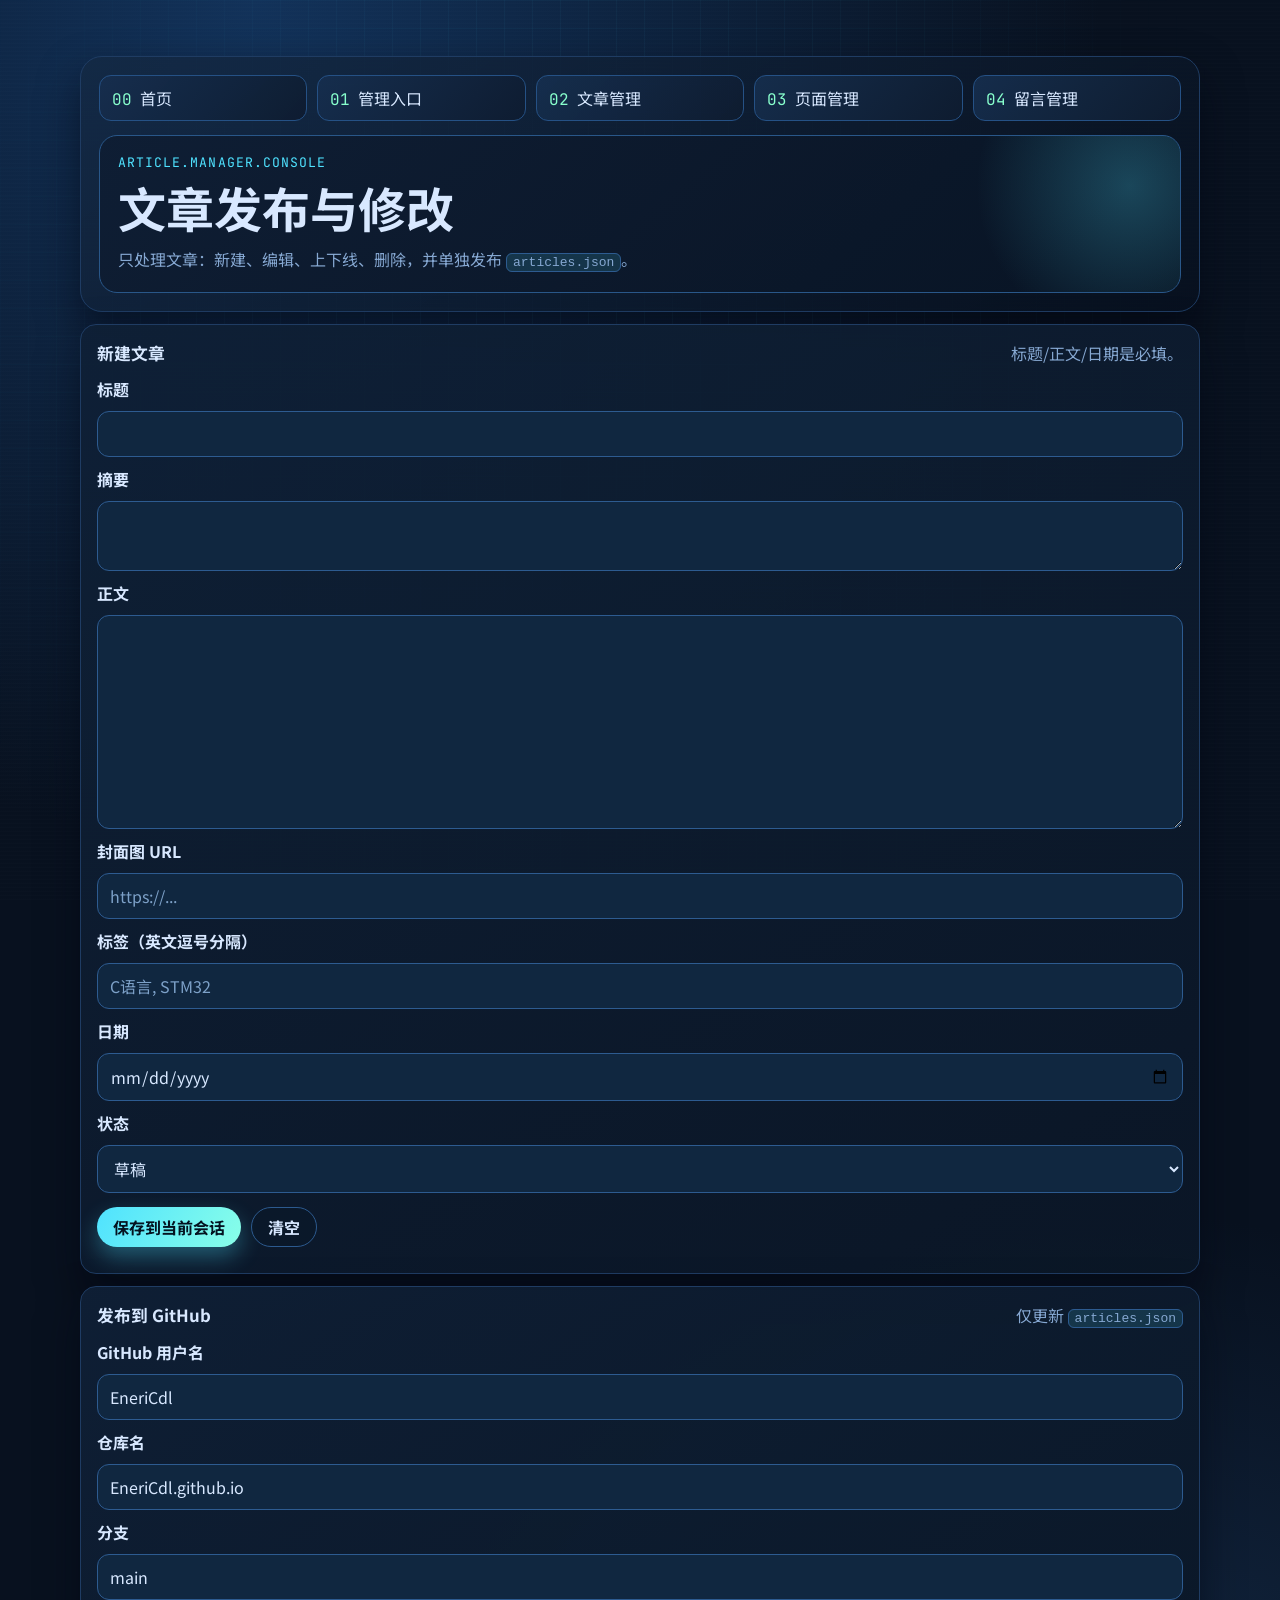
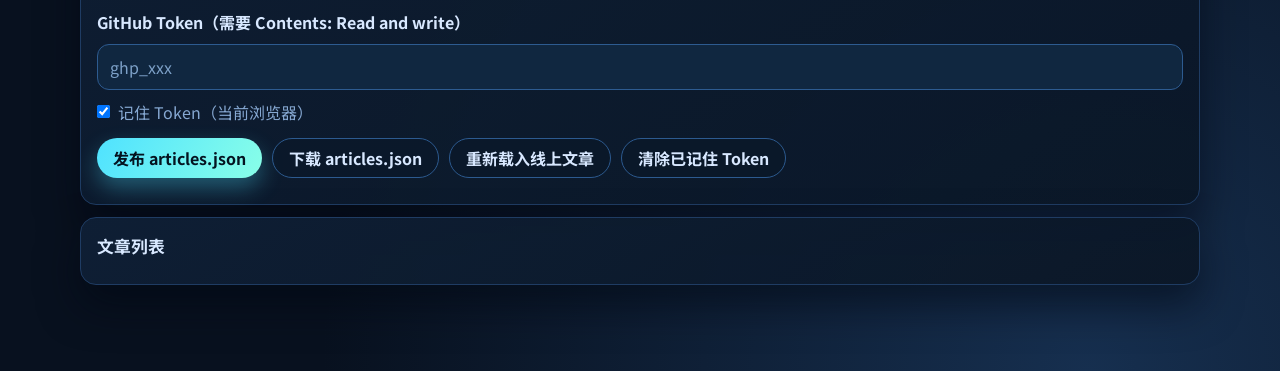
<file: article-admin.html>
﻿<!doctype html>
<html lang="zh-CN">
<head>
  <meta charset="UTF-8" />
  <meta name="viewport" content="width=device-width, initial-scale=1.0" />
  <title>Lab 705 · 文章管理</title>
  <link rel="preconnect" href="https://fonts.googleapis.com">
  <link rel="preconnect" href="https://fonts.gstatic.com" crossorigin>
  <link href="https://fonts.googleapis.com/css2?family=Space+Grotesk:wght@400;500;700&family=JetBrains+Mono:wght@400;600&family=Noto+Sans+SC:wght@400;500;700&display=swap" rel="stylesheet">
  <link rel="stylesheet" href="./admin-console.css" />
</head>
<body>
  <div class="circuit-overlay" aria-hidden="true"></div>
  <div class="noise-overlay" aria-hidden="true"></div>

  <main class="page">
    <section id="app">
      <section class="hero-shell">
        <nav class="bus-nav" aria-label="管理导航">
          <a class="bus-item" href="./index.html"><span>00</span> 首页</a>
          <a class="bus-item" href="./lab-705.html"><span>01</span> 管理入口</a>
          <a class="bus-item" href="./article-admin.html?v=20260324d"><span>02</span> 文章管理</a>
          <a class="bus-item" href="./page-admin.html?v=20260324d"><span>03</span> 页面管理</a>
          <a class="bus-item" href="./guestbook-admin.html?v=20260324c"><span>04</span> 留言管理</a>
        </nav>
        <div class="hero-core">
          <p class="chip-mark">ARTICLE.MANAGER.CONSOLE</p>
          <h1>文章发布与修改</h1>
          <p class="lead">只处理文章：新建、编辑、上下线、删除，并单独发布 <code>articles.json</code>。</p>
        </div>
      </section>

      <section class="panel">
        <div class="panel-head">
          <h2 id="formTitle">新建文章</h2>
          <p class="tip">标题/正文/日期是必填。</p>
        </div>
        <form id="articleForm" class="form-grid">
          <input type="hidden" id="articleId" />

          <label for="title">标题</label>
          <input id="title" required maxlength="100" />

          <label for="summary">摘要</label>
          <textarea id="summary" rows="2" maxlength="240"></textarea>

          <label for="content">正文</label>
          <textarea id="content" rows="8" required></textarea>

          <label for="cover">封面图 URL</label>
          <input id="cover" placeholder="https://..." />

          <label for="tags">标签（英文逗号分隔）</label>
          <input id="tags" placeholder="C语言, STM32" />

          <label for="date">日期</label>
          <input id="date" type="date" required />

          <label for="status">状态</label>
          <select id="status">
            <option value="draft">草稿</option>
            <option value="published">发布</option>
          </select>

          <div class="form-actions">
            <button type="submit" id="saveBtn" class="btn btn-primary">保存到当前会话</button>
            <button type="button" id="resetBtn" class="btn btn-ghost">清空</button>
          </div>
          <p id="formStatus" class="tip"></p>
        </form>
      </section>

      <section class="panel">
        <div class="panel-head">
          <h2>发布到 GitHub</h2>
          <p class="tip">仅更新 <code>articles.json</code></p>
        </div>
        <div class="form-grid">
          <label for="owner">GitHub 用户名</label>
          <input id="owner" value="EneriCdl" />

          <label for="repo">仓库名</label>
          <input id="repo" value="EneriCdl.github.io" />

          <label for="branch">分支</label>
          <input id="branch" value="main" />

          <label for="token">GitHub Token（需要 Contents: Read and write）</label>
          <input id="token" type="password" placeholder="ghp_xxx" />
          <label class="inline-check">
            <input id="rememberToken" type="checkbox" checked />
            <span>记住 Token（当前浏览器）</span>
          </label>

          <div class="form-actions">
            <button type="button" id="publishBtn" class="btn btn-primary">发布 articles.json</button>
            <button type="button" id="downloadBtn" class="btn btn-ghost">下载 articles.json</button>
            <button type="button" id="reloadBtn" class="btn btn-ghost">重新载入线上文章</button>
            <button type="button" id="clearTokenBtn" class="btn btn-ghost">清除已记住 Token</button>
          </div>
          <p id="publishStatus" class="tip"></p>
        </div>
      </section>

      <section class="panel">
        <h2>文章列表</h2>
        <div id="manageList" class="manage-list"></div>
      </section>
    </section>
  </main>

  <script src="./admin-common.js?v=20260324d"></script>
  <script src="./article-admin.js?v=20260324d"></script>
</body>
</html>
</file>
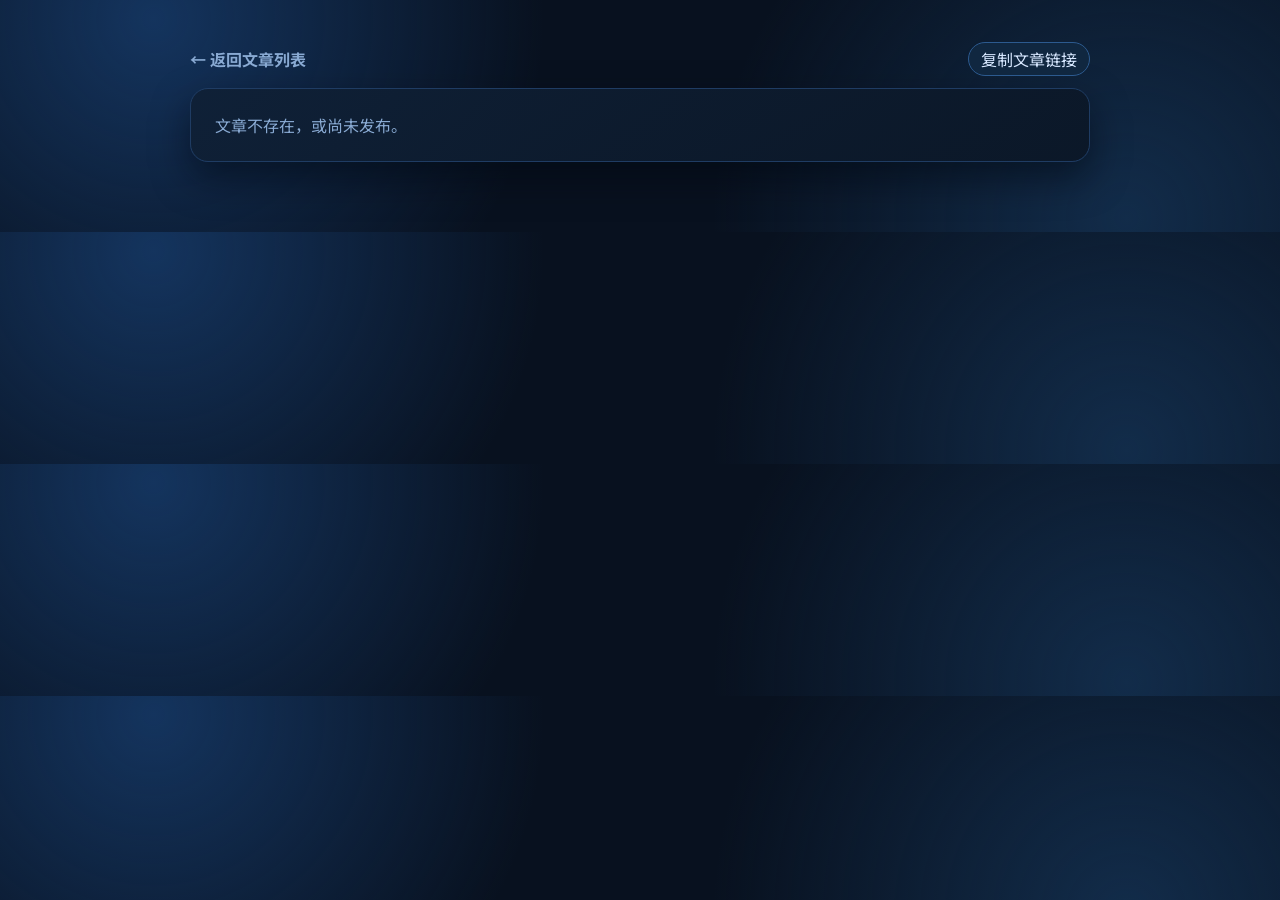
<file: article.html>
﻿<!doctype html>
<html lang="zh-CN">
<head>
  <meta charset="UTF-8" />
  <meta name="viewport" content="width=device-width, initial-scale=1.0" />
  <meta name="description" content="EneriCdl 文章详情页" />
  <meta name="theme-color" content="#08111f" />
  <title>文章详情 · EneriCdl</title>
  <link rel="preconnect" href="https://fonts.googleapis.com">
  <link rel="preconnect" href="https://fonts.gstatic.com" crossorigin>
  <link href="https://fonts.googleapis.com/css2?family=Space+Grotesk:wght@400;500;700&family=JetBrains+Mono:wght@400;600&family=Noto+Sans+SC:wght@400;500;700&display=swap" rel="stylesheet">
  <link rel="stylesheet" href="./article.css" />
</head>
<body>
  <div id="progressBar" class="progress" aria-hidden="true"></div>
  <main class="reader">
    <div class="topbar">
      <a class="back" href="./index.html#articles">← 返回文章列表</a>
      <button id="copyLinkBtn" class="copy-btn" type="button">复制文章链接</button>
    </div>
    <article id="article" class="article">
      <p class="empty">正在加载文章...</p>
    </article>
  </main>

  <script src="./article.js"></script>
</body>
</html>
</file>
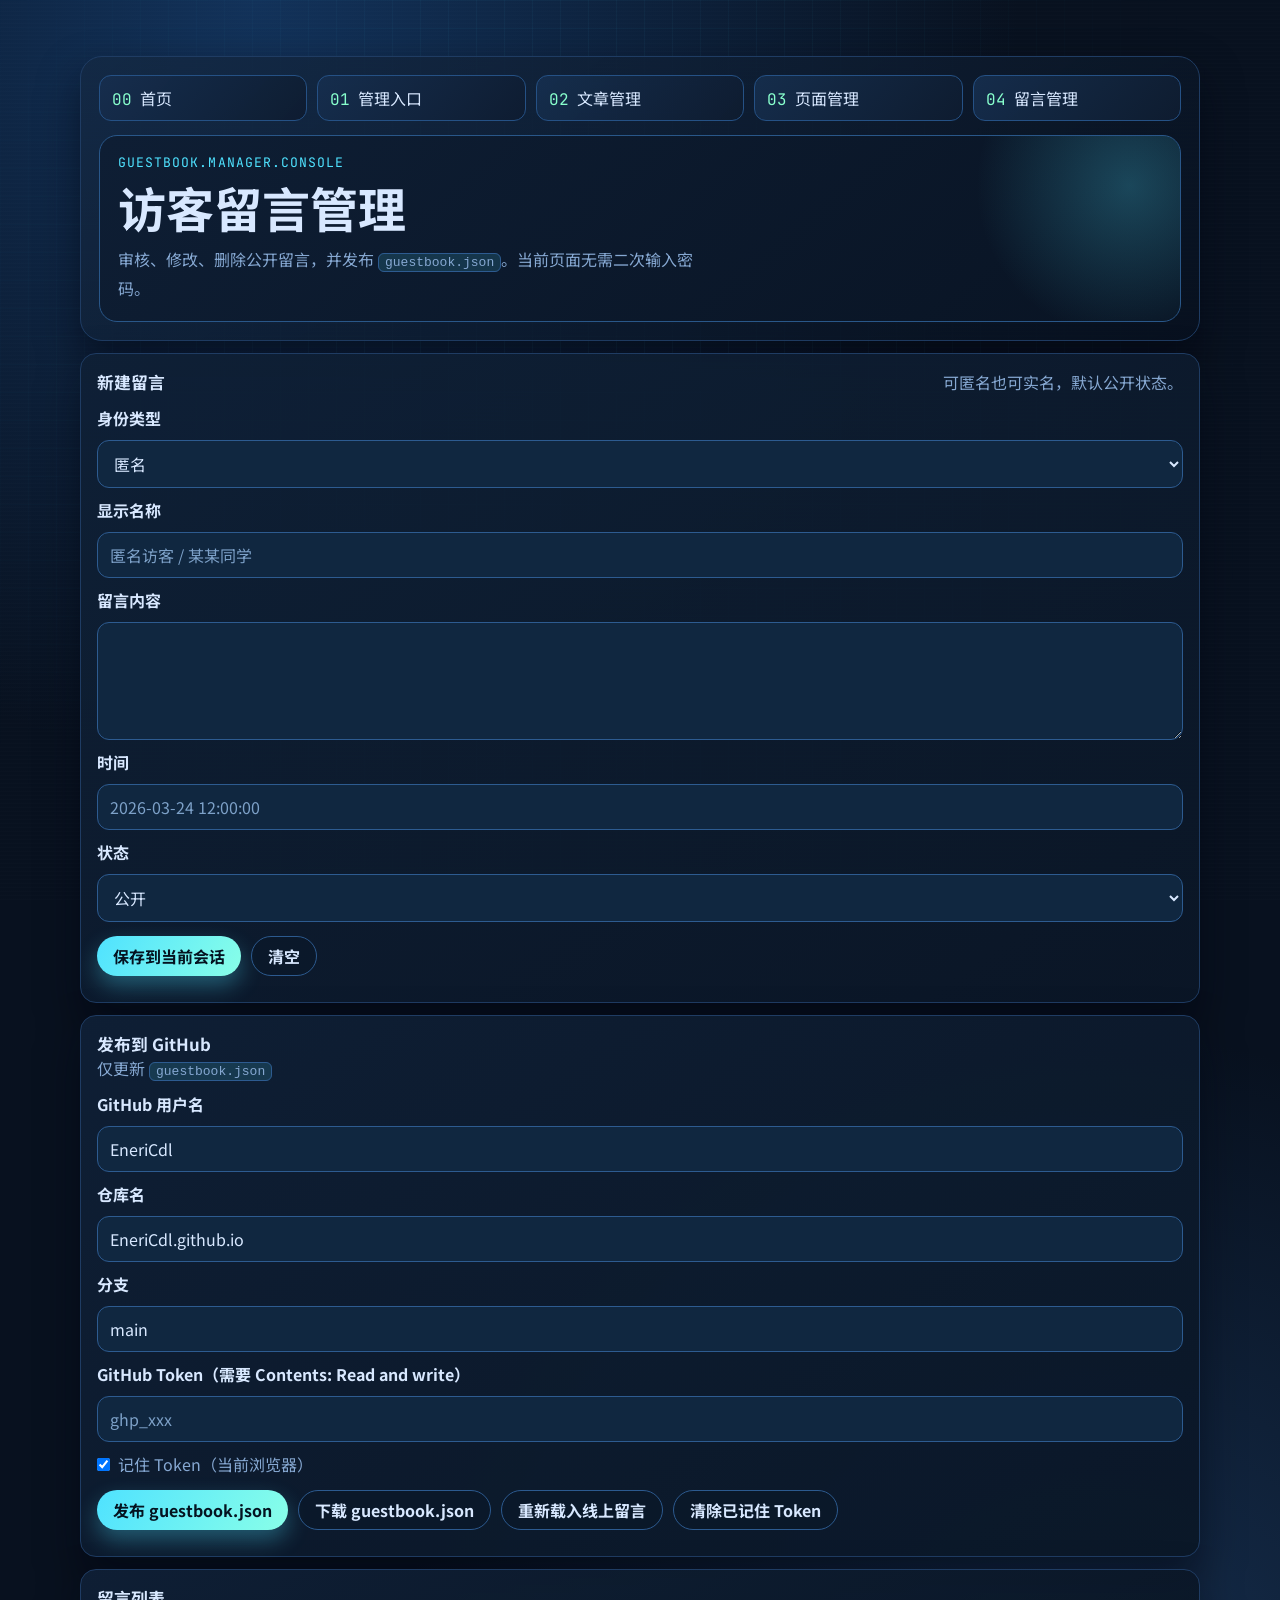
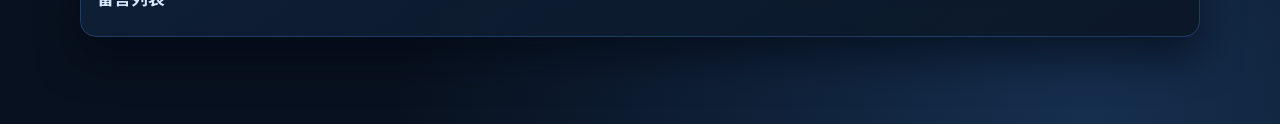
<file: guestbook-admin.html>
﻿<!doctype html>
<html lang="zh-CN">
<head>
  <meta charset="UTF-8" />
  <meta name="viewport" content="width=device-width, initial-scale=1.0" />
  <title>Lab 705 · 留言管理</title>
  <link rel="preconnect" href="https://fonts.googleapis.com">
  <link rel="preconnect" href="https://fonts.gstatic.com" crossorigin>
  <link href="https://fonts.googleapis.com/css2?family=Space+Grotesk:wght@400;500;700&family=JetBrains+Mono:wght@400;600&family=Noto+Sans+SC:wght@400;500;700&display=swap" rel="stylesheet">
  <link rel="stylesheet" href="./admin-console.css" />
</head>
<body>
  <div class="circuit-overlay" aria-hidden="true"></div>
  <div class="noise-overlay" aria-hidden="true"></div>

  <main class="page">
    <section id="app">
      <section class="hero-shell">
        <nav class="bus-nav" aria-label="管理导航">
          <a class="bus-item" href="./index.html"><span>00</span> 首页</a>
          <a class="bus-item" href="./lab-705.html"><span>01</span> 管理入口</a>
          <a class="bus-item" href="./article-admin.html"><span>02</span> 文章管理</a>
          <a class="bus-item" href="./page-admin.html"><span>03</span> 页面管理</a>
          <a class="bus-item" href="./guestbook-admin.html?v=20260324c"><span>04</span> 留言管理</a>
        </nav>
        <div class="hero-core">
          <p class="chip-mark">GUESTBOOK.MANAGER.CONSOLE</p>
          <h1>访客留言管理</h1>
          <p class="lead">审核、修改、删除公开留言，并发布 <code>guestbook.json</code>。当前页面无需二次输入密码。</p>
        </div>
      </section>

      <section class="panel">
        <div class="panel-head">
          <h2 id="formTitle">新建留言</h2>
          <p class="tip">可匿名也可实名，默认公开状态。</p>
        </div>
        <form id="guestForm" class="form-grid">
          <input id="guestId" type="hidden" />

          <label for="guestMode">身份类型</label>
          <select id="guestMode">
            <option value="anonymous">匿名</option>
            <option value="real">实名</option>
          </select>

          <label for="guestName">显示名称</label>
          <input id="guestName" placeholder="匿名访客 / 某某同学" maxlength="40" />

          <label for="guestContent">留言内容</label>
          <textarea id="guestContent" rows="4" maxlength="300"></textarea>

          <label for="guestCreatedAt">时间</label>
          <input id="guestCreatedAt" placeholder="2026-03-24 12:00:00" />

          <label for="guestStatus">状态</label>
          <select id="guestStatus">
            <option value="approved">公开</option>
            <option value="hidden">隐藏</option>
          </select>

          <div class="form-actions">
            <button type="submit" id="saveGuestBtn" class="btn btn-primary">保存到当前会话</button>
            <button type="button" id="resetGuestBtn" class="btn btn-ghost">清空</button>
          </div>
          <p id="formStatus" class="tip"></p>
        </form>
      </section>

      <section class="panel">
        <h2>发布到 GitHub</h2>
        <p class="tip">仅更新 <code>guestbook.json</code></p>
        <div class="form-grid">
          <label for="owner">GitHub 用户名</label>
          <input id="owner" value="EneriCdl" />

          <label for="repo">仓库名</label>
          <input id="repo" value="EneriCdl.github.io" />

          <label for="branch">分支</label>
          <input id="branch" value="main" />

          <label for="token">GitHub Token（需要 Contents: Read and write）</label>
          <input id="token" type="password" placeholder="ghp_xxx" />
          <label class="inline-check">
            <input id="rememberToken" type="checkbox" checked />
            <span>记住 Token（当前浏览器）</span>
          </label>

          <div class="form-actions">
            <button type="button" id="publishBtn" class="btn btn-primary">发布 guestbook.json</button>
            <button type="button" id="downloadBtn" class="btn btn-ghost">下载 guestbook.json</button>
            <button type="button" id="reloadBtn" class="btn btn-ghost">重新载入线上留言</button>
            <button type="button" id="clearTokenBtn" class="btn btn-ghost">清除已记住 Token</button>
          </div>
          <p id="publishStatus" class="tip"></p>
        </div>
      </section>

      <section class="panel">
        <h2>留言列表</h2>
        <div id="manageList" class="manage-list"></div>
      </section>
    </section>
  </main>

  <script src="./admin-common.js?v=20260324c"></script>
  <script src="./guestbook-admin.js?v=20260324c"></script>
</body>
</html>
</file>
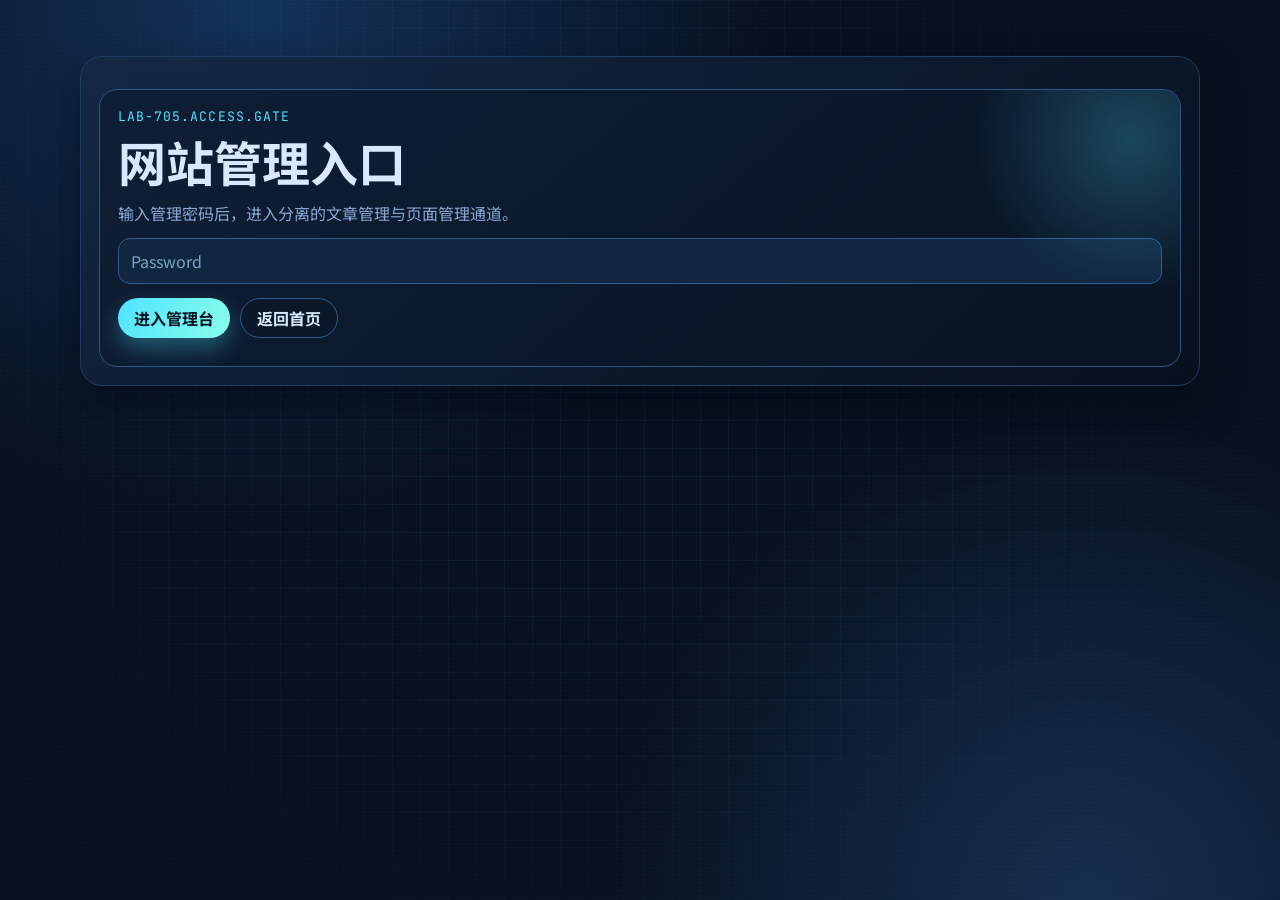
<file: lab-705.html>
﻿<!doctype html>
<html lang="zh-CN">
<head>
  <meta charset="UTF-8" />
  <meta name="viewport" content="width=device-width, initial-scale=1.0" />
  <title>Lab 705 · 管理入口</title>
  <link rel="preconnect" href="https://fonts.googleapis.com">
  <link rel="preconnect" href="https://fonts.gstatic.com" crossorigin>
  <link href="https://fonts.googleapis.com/css2?family=Space+Grotesk:wght@400;500;700&family=JetBrains+Mono:wght@400;600&family=Noto+Sans+SC:wght@400;500;700&display=swap" rel="stylesheet">
  <link rel="stylesheet" href="./admin-console.css" />
</head>
<body>
  <div class="circuit-overlay" aria-hidden="true"></div>
  <div class="noise-overlay" aria-hidden="true"></div>

  <main class="page">
    <section id="gate" class="hero-shell">
      <div class="hero-core">
        <p class="chip-mark">LAB-705.ACCESS.GATE</p>
        <h1>网站管理入口</h1>
        <p class="lead">输入管理密码后，进入分离的文章管理与页面管理通道。</p>
        <div class="form-grid">
          <input id="gatePassword" type="password" placeholder="Password" />
          <div class="form-actions">
            <button id="gateEnter" class="btn btn-primary" type="button" onclick="window.__lab705TryUnlock && window.__lab705TryUnlock()">进入管理台</button>
            <a class="btn btn-ghost" href="./index.html">返回首页</a>
          </div>
          <p id="gateMsg" class="tip"></p>
        </div>
      </div>
    </section>

    <section id="app" class="hidden">
      <section class="hero-shell">
        <nav class="bus-nav" aria-label="管理导航">
          <a class="bus-item" href="./index.html"><span>00</span> 首页</a>
          <a class="bus-item" href="./lab-705.html"><span>01</span> 管理入口</a>
          <a class="bus-item" href="./article-admin.html"><span>02</span> 文章管理</a>
          <a class="bus-item" href="./page-admin.html"><span>03</span> 页面管理</a>
          <a class="bus-item" href="./guestbook-admin.html?v=20260324c"><span>04</span> 留言管理</a>
        </nav>
        <div class="hero-core">
          <p class="chip-mark">MANAGEMENT.PORTAL.ROUTER</p>
          <h1>请选择管理模块</h1>
          <p class="lead">文章和页面配置已拆分为两个独立页面，避免互相影响。</p>
        </div>
      </section>

      <section class="panel">
        <h2>管理模块</h2>
        <div class="portal-grid">
          <article class="portal-card">
            <h3>文章管理</h3>
            <p>新建、修改、删除、上下线文章，单独发布 <code>articles.json</code>。</p>
            <div class="form-actions">
              <a class="btn btn-primary" href="./article-admin.html?v=20260324d">进入文章管理</a>
            </div>
          </article>
          <article class="portal-card">
            <h3>页面管理</h3>
            <p>修改首页作品卡片、关于我、学习总线文案，单独发布 <code>site-config.json</code>。</p>
            <div class="form-actions">
              <a class="btn btn-primary" href="./page-admin.html?v=20260324d">进入页面管理</a>
            </div>
          </article>
          <article class="portal-card">
            <h3>留言管理</h3>
            <p>审核、编辑、删除访客留言，单独发布 <code>guestbook.json</code>。</p>
            <div class="form-actions">
              <a class="btn btn-primary" href="./guestbook-admin.html?v=20260324c">进入留言管理</a>
            </div>
          </article>
        </div>
      </section>
    </section>
  </main>

  <script>
    (function () {
      const FALLBACK_PASSWORD = ['dsxx', '705', 'xzh'].join('');
      const ADMIN_SESSION_KEY = 'lab705_admin_session_ok';
      const unlock = function () {
        sessionStorage.setItem(ADMIN_SESSION_KEY, '1');
        const gate = document.querySelector('#gate');
        const app = document.querySelector('#app');
        if (gate) gate.classList.add('hidden');
        if (app) app.classList.remove('hidden');
      };
      const tryUnlock = function () {
        const input = document.querySelector('#gatePassword');
        const msg = document.querySelector('#gateMsg');
        const value = String(input && input.value ? input.value : '').trim();
        if (value === FALLBACK_PASSWORD) {
          if (msg) msg.textContent = '';
          unlock();
        } else if (msg) {
          msg.textContent = '密码错误。';
        }
      };

      window.__lab705TryUnlock = tryUnlock;
      document.addEventListener('DOMContentLoaded', function () {
        const passwordInput = document.querySelector('#gatePassword');
        if (!passwordInput) return;
        passwordInput.addEventListener('keydown', function (event) {
          if (event.key === 'Enter') {
            event.preventDefault();
            tryUnlock();
          }
        });
      });
    })();
  </script>
  <script src="./admin-common.js"></script>
  <script src="./lab-705.js"></script>
</body>
</html>
</file>
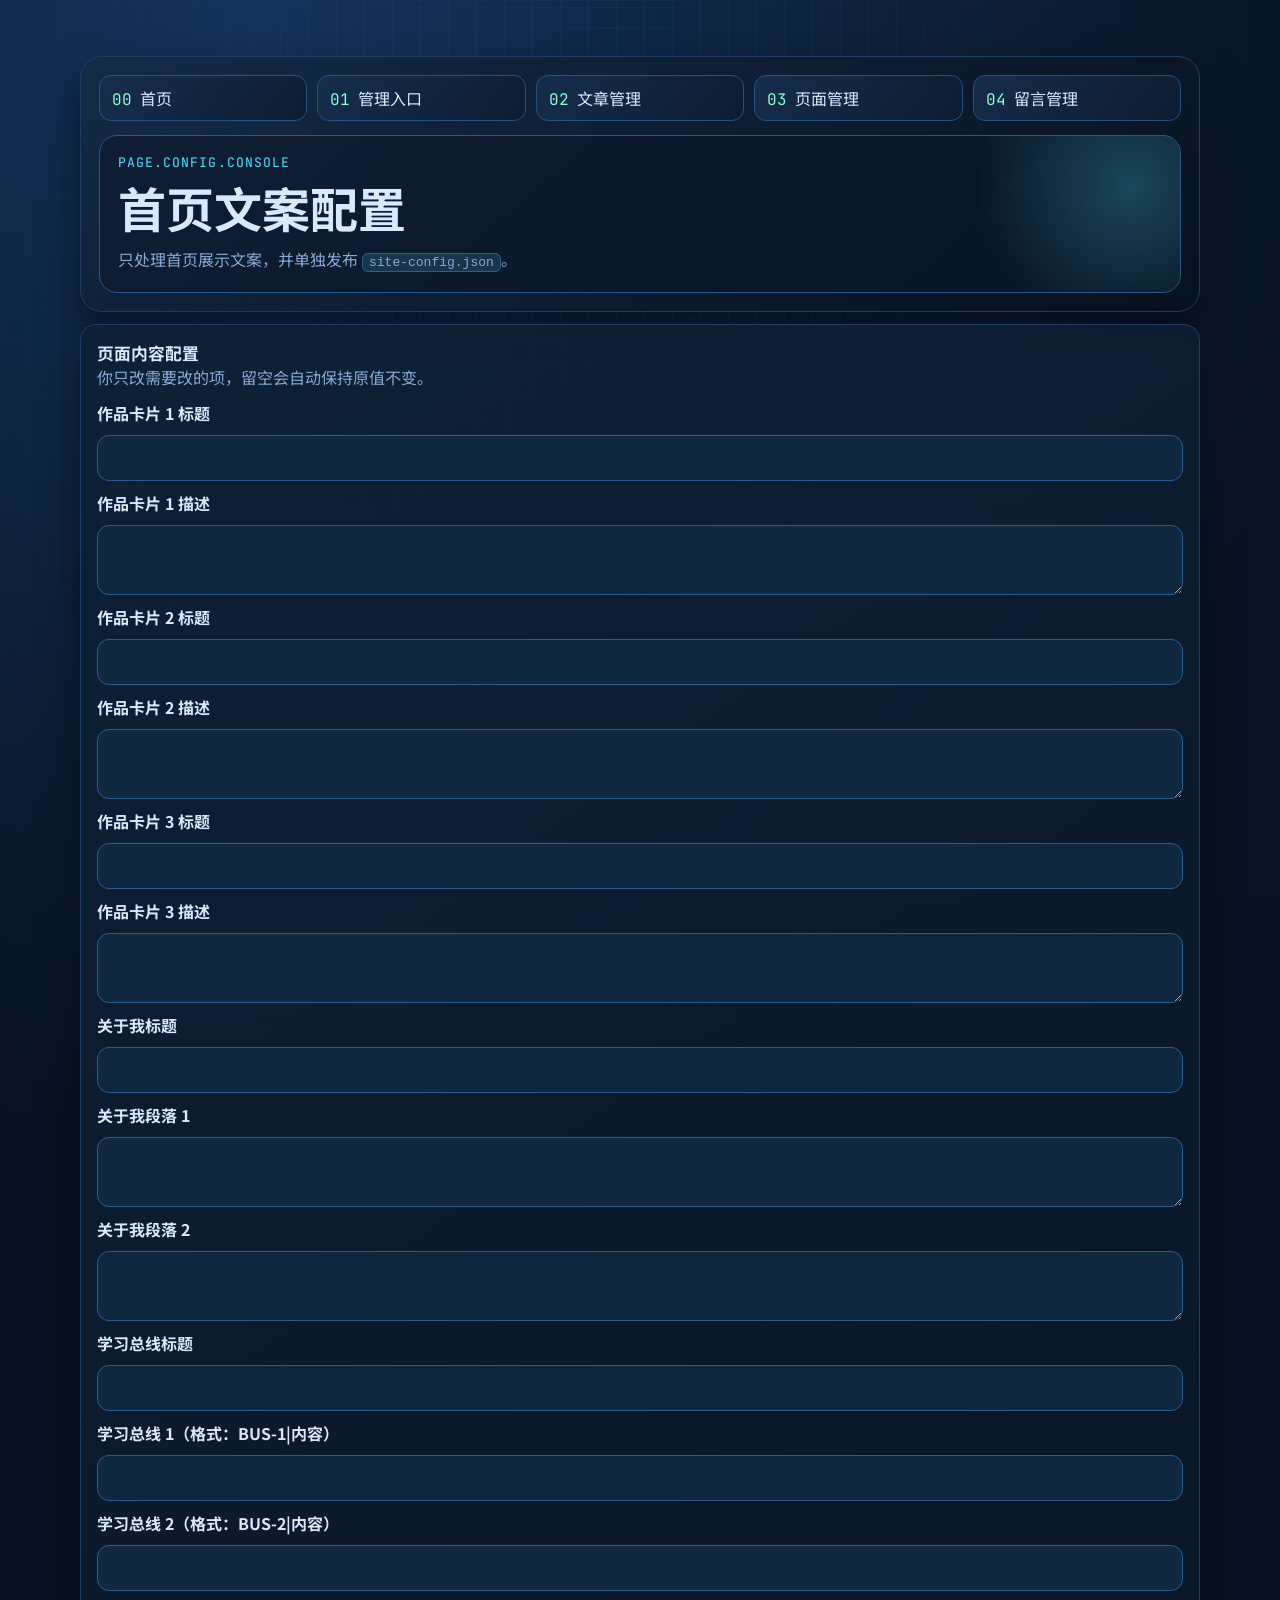
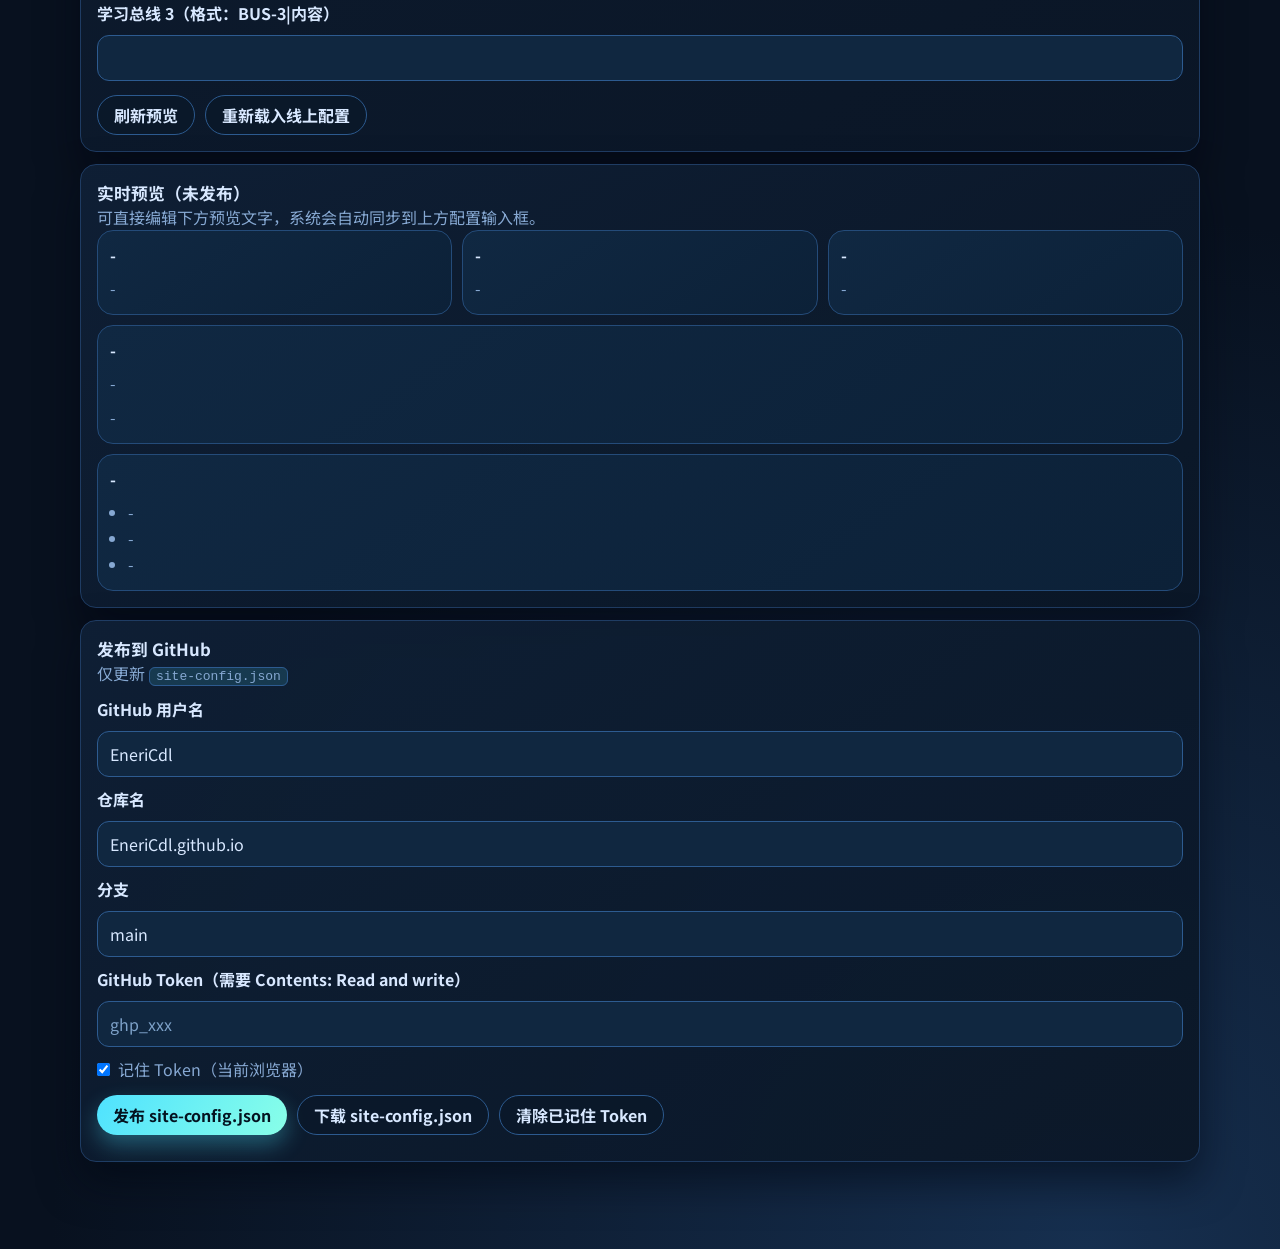
<file: page-admin.html>
﻿<!doctype html>
<html lang="zh-CN">
<head>
  <meta charset="UTF-8" />
  <meta name="viewport" content="width=device-width, initial-scale=1.0" />
  <title>Lab 705 · 页面管理</title>
  <link rel="preconnect" href="https://fonts.googleapis.com">
  <link rel="preconnect" href="https://fonts.gstatic.com" crossorigin>
  <link href="https://fonts.googleapis.com/css2?family=Space+Grotesk:wght@400;500;700&family=JetBrains+Mono:wght@400;600&family=Noto+Sans+SC:wght@400;500;700&display=swap" rel="stylesheet">
  <link rel="stylesheet" href="./admin-console.css" />
</head>
<body>
  <div class="circuit-overlay" aria-hidden="true"></div>
  <div class="noise-overlay" aria-hidden="true"></div>

  <main class="page">
    <section id="app">
      <section class="hero-shell">
        <nav class="bus-nav" aria-label="管理导航">
          <a class="bus-item" href="./index.html"><span>00</span> 首页</a>
          <a class="bus-item" href="./lab-705.html"><span>01</span> 管理入口</a>
          <a class="bus-item" href="./article-admin.html?v=20260324d"><span>02</span> 文章管理</a>
          <a class="bus-item" href="./page-admin.html?v=20260324d"><span>03</span> 页面管理</a>
          <a class="bus-item" href="./guestbook-admin.html?v=20260324c"><span>04</span> 留言管理</a>
        </nav>
        <div class="hero-core">
          <p class="chip-mark">PAGE.CONFIG.CONSOLE</p>
          <h1>首页文案配置</h1>
          <p class="lead">只处理首页展示文案，并单独发布 <code>site-config.json</code>。</p>
        </div>
      </section>

      <section class="panel">
        <h2>页面内容配置</h2>
        <p class="tip">你只改需要改的项，留空会自动保持原值不变。</p>
        <div class="form-grid">
          <label for="projectTitle1">作品卡片 1 标题</label>
          <input id="projectTitle1" />
          <label for="projectDesc1">作品卡片 1 描述</label>
          <textarea id="projectDesc1" rows="2"></textarea>

          <label for="projectTitle2">作品卡片 2 标题</label>
          <input id="projectTitle2" />
          <label for="projectDesc2">作品卡片 2 描述</label>
          <textarea id="projectDesc2" rows="2"></textarea>

          <label for="projectTitle3">作品卡片 3 标题</label>
          <input id="projectTitle3" />
          <label for="projectDesc3">作品卡片 3 描述</label>
          <textarea id="projectDesc3" rows="2"></textarea>

          <label for="aboutTitle">关于我标题</label>
          <input id="aboutTitle" />
          <label for="aboutText1">关于我段落 1</label>
          <textarea id="aboutText1" rows="2"></textarea>
          <label for="aboutText2">关于我段落 2</label>
          <textarea id="aboutText2" rows="2"></textarea>

          <label for="timelineTitle">学习总线标题</label>
          <input id="timelineTitle" />
          <label for="timelineItem1">学习总线 1（格式：BUS-1|内容）</label>
          <input id="timelineItem1" />
          <label for="timelineItem2">学习总线 2（格式：BUS-2|内容）</label>
          <input id="timelineItem2" />
          <label for="timelineItem3">学习总线 3（格式：BUS-3|内容）</label>
          <input id="timelineItem3" />

          <div class="form-actions">
            <button type="button" id="refreshPreviewBtn" class="btn btn-ghost">刷新预览</button>
            <button type="button" id="reloadConfigBtn" class="btn btn-ghost">重新载入线上配置</button>
          </div>
        </div>
      </section>

      <section class="panel">
        <h2>实时预览（未发布）</h2>
        <p class="tip">可直接编辑下方预览文字，系统会自动同步到上方配置输入框。</p>
        <div class="preview-grid">
          <article class="preview-card">
            <h3 id="pvProjectTitle1" contenteditable="true">-</h3>
            <p id="pvProjectDesc1" contenteditable="true">-</p>
          </article>
          <article class="preview-card">
            <h3 id="pvProjectTitle2" contenteditable="true">-</h3>
            <p id="pvProjectDesc2" contenteditable="true">-</p>
          </article>
          <article class="preview-card">
            <h3 id="pvProjectTitle3" contenteditable="true">-</h3>
            <p id="pvProjectDesc3" contenteditable="true">-</p>
          </article>
        </div>
        <article class="preview-panel">
          <h3 id="pvAboutTitle" contenteditable="true">-</h3>
          <p id="pvAboutText1" contenteditable="true">-</p>
          <p id="pvAboutText2" contenteditable="true">-</p>
        </article>
        <article class="preview-panel">
          <h3 id="pvTimelineTitle" contenteditable="true">-</h3>
          <ul class="preview-list">
            <li id="pvTimelineItem1" contenteditable="true">-</li>
            <li id="pvTimelineItem2" contenteditable="true">-</li>
            <li id="pvTimelineItem3" contenteditable="true">-</li>
          </ul>
        </article>
      </section>

      <section class="panel">
        <h2>发布到 GitHub</h2>
        <p class="tip">仅更新 <code>site-config.json</code></p>
        <div class="form-grid">
          <label for="owner">GitHub 用户名</label>
          <input id="owner" value="EneriCdl" />

          <label for="repo">仓库名</label>
          <input id="repo" value="EneriCdl.github.io" />

          <label for="branch">分支</label>
          <input id="branch" value="main" />

          <label for="token">GitHub Token（需要 Contents: Read and write）</label>
          <input id="token" type="password" placeholder="ghp_xxx" />
          <label class="inline-check">
            <input id="rememberToken" type="checkbox" checked />
            <span>记住 Token（当前浏览器）</span>
          </label>

          <div class="form-actions">
            <button type="button" id="publishBtn" class="btn btn-primary">发布 site-config.json</button>
            <button type="button" id="downloadConfigBtn" class="btn btn-ghost">下载 site-config.json</button>
            <button type="button" id="clearTokenBtn" class="btn btn-ghost">清除已记住 Token</button>
          </div>
          <p id="publishStatus" class="tip"></p>
        </div>
      </section>
    </section>
  </main>

  <script src="./admin-common.js?v=20260324d"></script>
  <script src="./page-admin.js?v=20260324d"></script>
</body>
</html>
</file>
<file: admin-console.css>
﻿:root {
  --bg: #08111f;
  --bg-soft: #0d1c30;
  --panel: #0d1b2e;
  --panel-2: #122640;
  --text: #d8e8ff;
  --muted: #86a8d2;
  --line: #1f3c63;
  --accent: #4fe2ff;
  --accent-2: #88ffcd;
  --warn: #ffad66;
  --danger: #ff6f76;
  --ok: #63e6a4;
  --shadow: 0 20px 40px rgba(2, 8, 18, 0.56);
}

* { box-sizing: border-box; }

:focus-visible {
  outline: 2px solid var(--accent);
  outline-offset: 2px;
}

html,
body {
  margin: 0;
  min-height: 100%;
}

body {
  font-family: "Noto Sans SC", "Space Grotesk", sans-serif;
  color: var(--text);
  background:
    radial-gradient(circle at 20% 0%, #12325a 0%, transparent 38%),
    radial-gradient(circle at 85% 100%, #162f4f 0%, transparent 34%),
    var(--bg);
  overflow-x: hidden;
}

.circuit-overlay,
.noise-overlay {
  position: fixed;
  inset: 0;
  pointer-events: none;
  z-index: -1;
}

.circuit-overlay {
  background-image:
    linear-gradient(rgba(79, 226, 255, 0.06) 1px, transparent 1px),
    linear-gradient(90deg, rgba(79, 226, 255, 0.06) 1px, transparent 1px);
  background-size: 28px 28px;
  mask-image: radial-gradient(circle at 45% 40%, #000 20%, transparent 80%);
}

.noise-overlay {
  background: repeating-linear-gradient(
    0deg,
    rgba(255, 255, 255, 0.01) 0px,
    rgba(255, 255, 255, 0.01) 1px,
    transparent 2px,
    transparent 4px
  );
}

.page {
  width: min(1120px, 92vw);
  margin: 0 auto;
  padding: 56px 0 88px;
}

.hero-shell {
  border: 1px solid var(--line);
  background: linear-gradient(145deg, rgba(20, 41, 68, 0.84), rgba(8, 17, 31, 0.9));
  border-radius: 22px;
  padding: 18px;
  box-shadow: var(--shadow);
}

.bus-nav {
  display: grid;
  gap: 10px;
  grid-template-columns: repeat(auto-fit, minmax(150px, 1fr));
}

.bus-item {
  text-decoration: none;
  color: var(--text);
  border: 1px solid #255185;
  border-radius: 12px;
  padding: 10px 12px;
  background: linear-gradient(130deg, rgba(22, 47, 79, 0.9), rgba(14, 28, 48, 0.92));
  transition: transform 180ms ease, border-color 180ms ease, box-shadow 180ms ease;
}

.bus-item span {
  color: var(--accent-2);
  font-family: "JetBrains Mono", monospace;
  margin-right: 4px;
}

.bus-item:hover {
  transform: translateY(-2px);
  border-color: var(--accent);
  box-shadow: 0 10px 24px rgba(79, 226, 255, 0.18);
}

.hero-core {
  margin-top: 14px;
  border: 1px solid #295789;
  border-radius: 18px;
  padding: 18px;
  background: linear-gradient(140deg, rgba(14, 30, 52, 0.96), rgba(9, 20, 36, 0.95));
  position: relative;
  overflow: hidden;
}

.hero-core::after {
  content: "";
  position: absolute;
  width: 340px;
  height: 340px;
  right: -120px;
  top: -120px;
  border-radius: 42% 58% 58% 42%;
  background: radial-gradient(circle, rgba(79, 226, 255, 0.24), transparent 64%);
}

.chip-mark {
  margin: 0;
  font-family: "JetBrains Mono", monospace;
  color: var(--accent);
  letter-spacing: 0.08em;
  font-size: 0.82rem;
}

h1 {
  margin: 10px 0;
  font-size: clamp(1.6rem, 2.8vw + 0.8rem, 3rem);
  line-height: 1.12;
}

.lead {
  margin: 0;
  color: var(--muted);
  line-height: 1.8;
  max-width: 66ch;
}

.actions {
  margin-top: 16px;
  display: flex;
  gap: 10px;
  flex-wrap: wrap;
}

.btn {
  text-decoration: none;
  height: 40px;
  padding: 0 16px;
  border-radius: 999px;
  display: inline-flex;
  align-items: center;
  justify-content: center;
  font: inherit;
  font-weight: 700;
  cursor: pointer;
  border: 0;
  transition: transform 180ms ease, box-shadow 180ms ease;
}

.btn-primary {
  color: #041320;
  background: linear-gradient(120deg, var(--accent), #89ffe8);
  box-shadow: 0 10px 22px rgba(79, 226, 255, 0.32);
}

.btn-ghost {
  color: var(--text);
  border: 1px solid #2c5a8f;
  background: rgba(10, 24, 42, 0.8);
}

.btn:hover { transform: translateY(-2px); }
.btn:disabled {
  opacity: 0.5;
  cursor: not-allowed;
  transform: none;
}

.panel {
  margin-top: 12px;
  border: 1px solid var(--line);
  border-radius: 16px;
  padding: 16px;
  background: linear-gradient(145deg, rgba(15, 32, 54, 0.95), rgba(11, 23, 39, 0.95));
  box-shadow: var(--shadow);
}

.panel-head {
  display: flex;
  justify-content: space-between;
  align-items: baseline;
  gap: 10px;
  flex-wrap: wrap;
}

.panel h2 { margin: 0; font-size: 1.05rem; }

.form-grid {
  margin-top: 10px;
  display: grid;
  gap: 10px;
}

label { font-weight: 700; }

input,
textarea,
select {
  width: 100%;
  border: 1px solid #2d5b90;
  border-radius: 12px;
  padding: 10px 12px;
  font: inherit;
  color: var(--text);
  background: #102740;
}

textarea { resize: vertical; }

input::placeholder,
textarea::placeholder {
  color: #7da1c8;
}

.form-actions {
  margin-top: 4px;
  display: flex;
  gap: 10px;
  flex-wrap: wrap;
}

.tip {
  margin: 0;
  color: var(--muted);
  line-height: 1.6;
}

.tip.success { color: var(--ok); }
.tip.error { color: var(--danger); }

code {
  background: rgba(79, 226, 255, 0.14);
  border: 1px solid #2d5b90;
  border-radius: 6px;
  padding: 1px 6px;
}

.inline-check {
  display: inline-flex;
  align-items: center;
  gap: 8px;
  color: var(--muted);
  font-weight: 400;
}

.inline-check input {
  width: auto;
  margin: 0;
}

.manage-list {
  margin-top: 10px;
  display: grid;
  gap: 10px;
}

.item {
  border: 1px solid #244b79;
  border-radius: 16px;
  padding: 12px;
  background: linear-gradient(145deg, #102842, #0c2138);
  display: grid;
  gap: 8px;
}

.item-head {
  display: flex;
  justify-content: space-between;
  align-items: center;
  gap: 8px;
  flex-wrap: wrap;
}

.item h3,
.item p {
  margin: 0;
}

.item p {
  color: var(--muted);
  line-height: 1.65;
}

.status {
  font-size: 0.82rem;
  border-radius: 999px;
  border: 1px solid #2d5b90;
  padding: 2px 8px;
  color: #7faad5;
}

.item-actions {
  display: flex;
  flex-wrap: wrap;
  gap: 8px;
}

.small {
  border: 1px solid #2d5b90;
  background: #102740;
  color: var(--muted);
  border-radius: 999px;
  height: 32px;
  padding: 0 12px;
  font: inherit;
  cursor: pointer;
}

.small:hover {
  border-color: var(--accent);
  color: var(--accent-2);
}

.preview-grid {
  display: grid;
  gap: 10px;
  grid-template-columns: repeat(3, minmax(0, 1fr));
}

.preview-card,
.preview-panel,
.portal-card {
  border: 1px solid #244b79;
  border-radius: 16px;
  padding: 12px;
  background: linear-gradient(145deg, #102842, #0c2138);
}

.preview-card h3,
.preview-panel h3,
.portal-card h3 {
  margin: 0;
  font-size: 1rem;
}

[contenteditable="true"] {
  cursor: text;
}

[contenteditable="true"]:focus {
  outline: 1px dashed var(--accent);
  border-radius: 6px;
}

.preview-card p,
.preview-panel p,
.portal-card p {
  margin: 8px 0 0;
  color: var(--muted);
  line-height: 1.65;
}

.preview-panel { margin-top: 10px; }

.preview-list {
  margin: 8px 0 0;
  padding-left: 18px;
  color: var(--muted);
  line-height: 1.65;
}

.portal-grid {
  margin-top: 12px;
  display: grid;
  gap: 12px;
  grid-template-columns: repeat(2, minmax(0, 1fr));
}

.hidden { display: none; }

@media (max-width: 980px) {
  .bus-nav,
  .preview-grid,
  .portal-grid {
    grid-template-columns: 1fr;
  }

  .page {
    padding-top: 44px;
  }
}
</file>
<file: article.css>
﻿:root {
  --bg: #08111f;
  --panel: #0d1b2e;
  --line: #1f3c63;
  --text: #d8e8ff;
  --muted: #89aad3;
  --accent: #4fe2ff;
  --accent-2: #88ffcd;
}

* { box-sizing: border-box; }

body {
  margin: 0;
  color: var(--text);
  font-family: "Noto Sans SC", "Space Grotesk", sans-serif;
  background:
    radial-gradient(circle at 12% 8%, #14345e 0, transparent 34%),
    radial-gradient(circle at 88% 94%, #122c4a 0, transparent 36%),
    var(--bg);
}

.progress {
  position: fixed;
  top: 0;
  left: 0;
  height: 3px;
  width: 0;
  background: linear-gradient(90deg, var(--accent), var(--accent-2));
  z-index: 20;
}

.reader {
  width: min(900px, 92vw);
  margin: 0 auto;
  padding: 42px 0 70px;
}

.topbar {
  display: flex;
  justify-content: space-between;
  align-items: center;
  gap: 10px;
  flex-wrap: wrap;
  margin-bottom: 12px;
}

.back {
  display: inline-flex;
  text-decoration: none;
  color: var(--muted);
  font-weight: 700;
}

.copy-btn {
  border: 1px solid #2c5a8f;
  background: #102740;
  color: var(--text);
  border-radius: 999px;
  height: 34px;
  padding: 0 12px;
  font: inherit;
  cursor: pointer;
}

.article {
  background: linear-gradient(145deg, rgba(15, 32, 54, 0.95), rgba(11, 23, 39, 0.95));
  border: 1px solid var(--line);
  border-radius: 18px;
  overflow: hidden;
  box-shadow: 0 16px 36px rgba(2, 8, 18, 0.52);
}

.cover {
  width: 100%;
  height: 320px;
  object-fit: cover;
  background: #15345a;
}

.content {
  padding: 20px;
}

.meta {
  margin: 0;
  color: #7ea9d7;
  font-size: 0.9rem;
  font-family: "JetBrains Mono", monospace;
}

h1 {
  margin: 10px 0 0;
  font-size: clamp(1.7rem, 2vw + 1rem, 2.8rem);
  line-height: 1.2;
}

.summary {
  margin: 10px 0 0;
  color: var(--muted);
  line-height: 1.8;
  border-left: 3px solid #2a557f;
  padding-left: 10px;
}

.body {
  margin-top: 14px;
  color: #c8def7;
  line-height: 1.9;
  white-space: pre-wrap;
}

.empty {
  padding: 24px;
  margin: 0;
  color: var(--muted);
}

@media (max-width: 900px) {
  .cover { height: 220px; }
}
</file>
